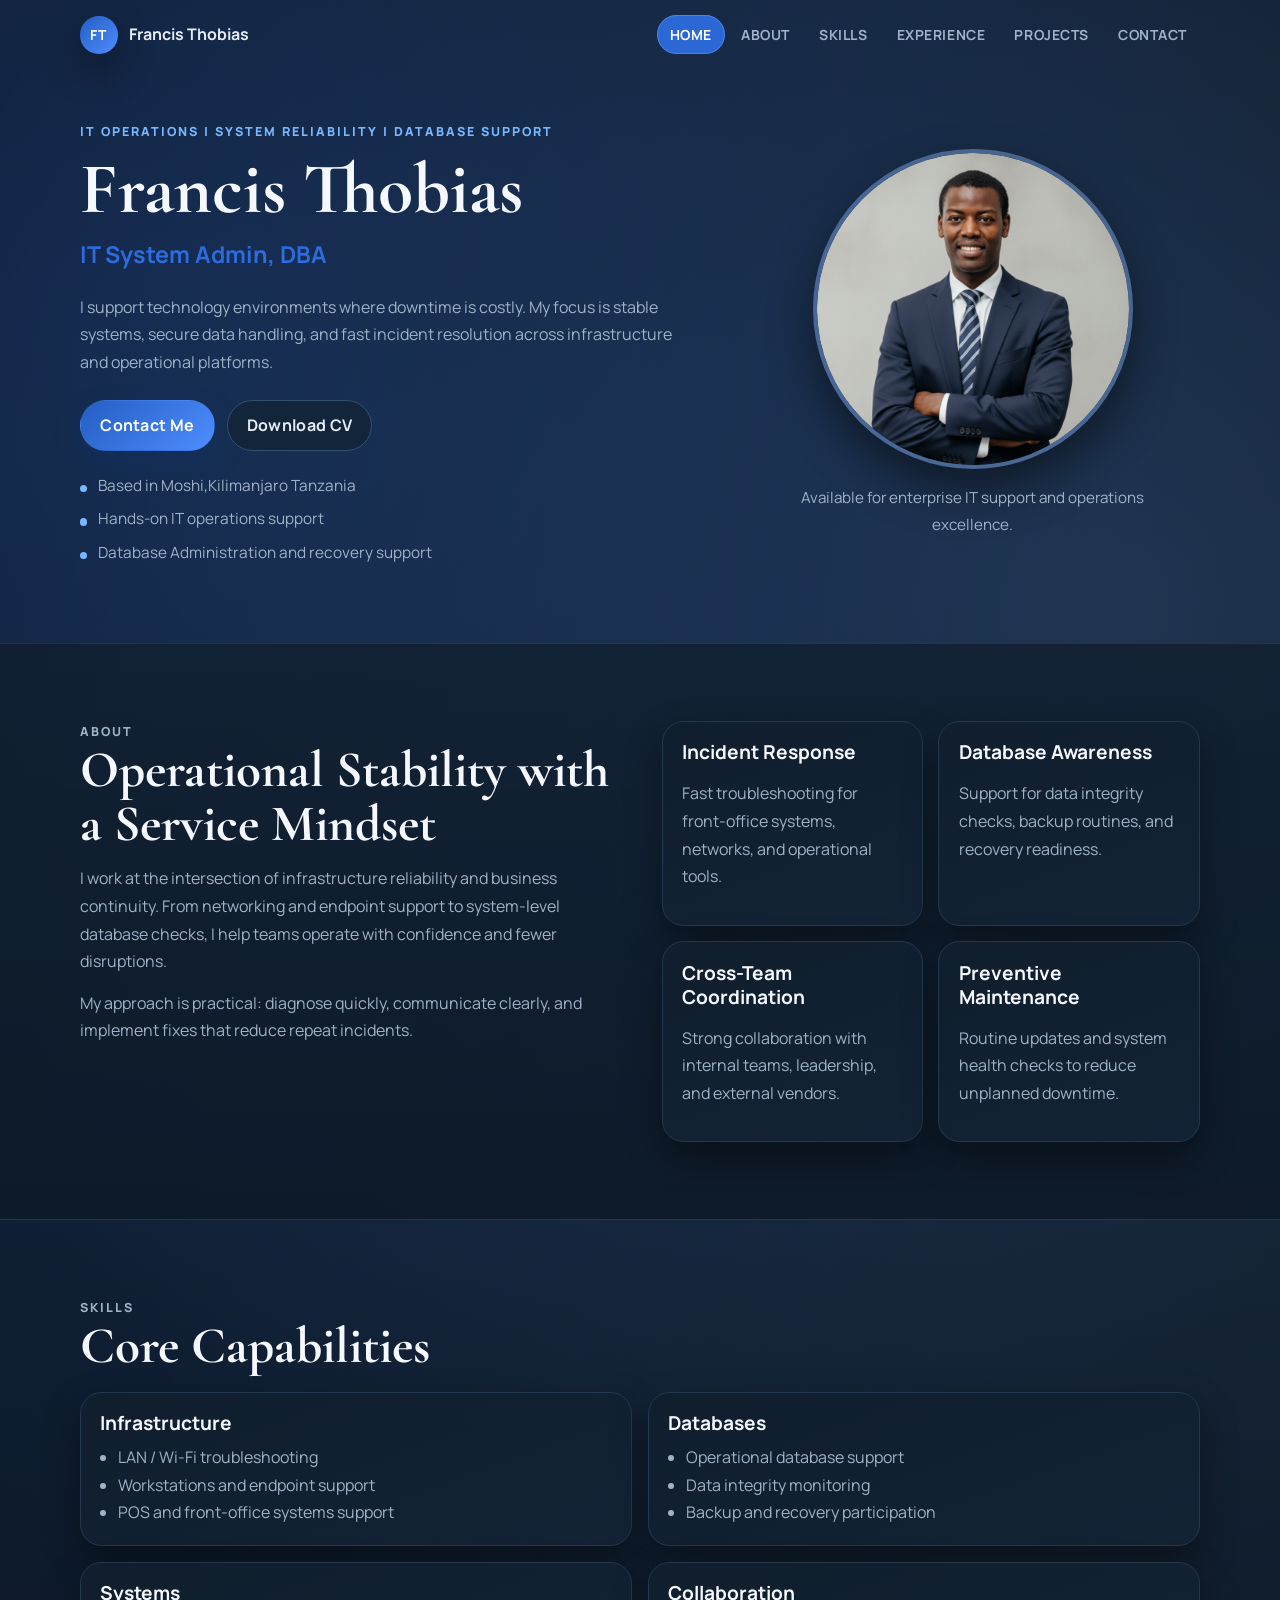
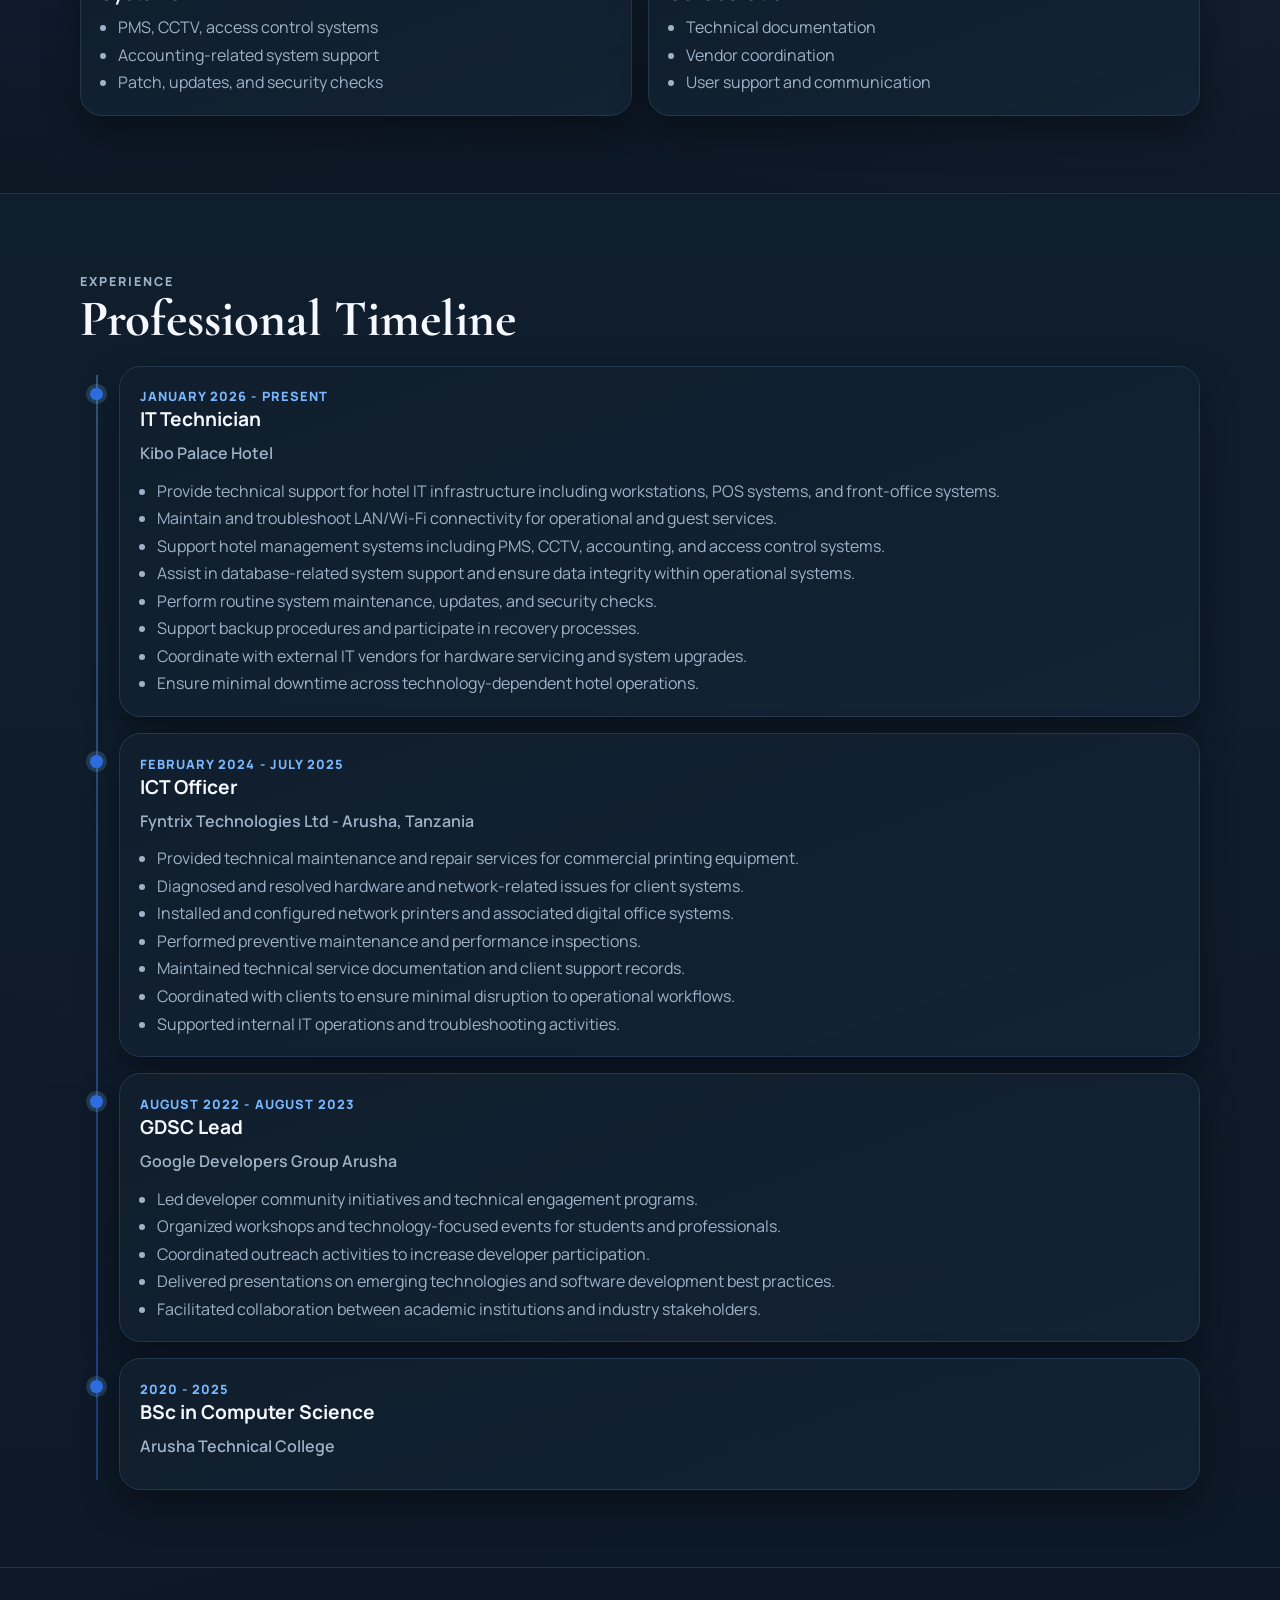
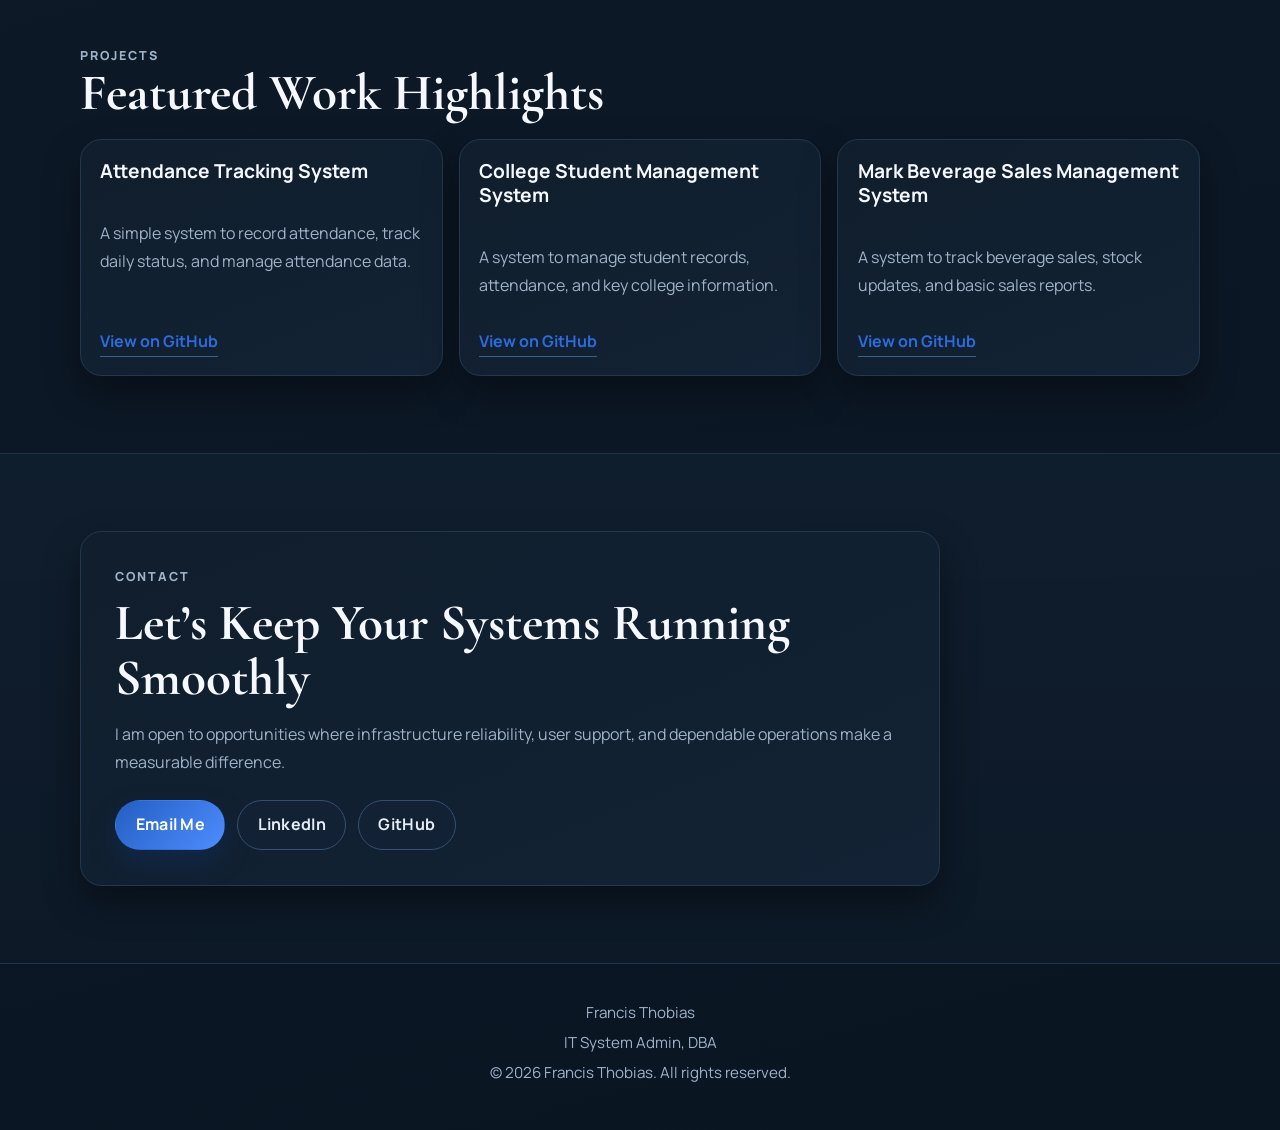
<file: index.html>
<!DOCTYPE html>
<html lang="en">
<head>
  <meta charset="UTF-8" />
  <meta name="viewport" content="width=device-width, initial-scale=1.0" />
  <meta
    name="description"
    content="Francis Thobias - IT System Admin and DBA portfolio focused on reliable infrastructure, database integrity, and operational uptime."
  />
  <title>Francis Thobias | IT System Admin, DBA</title>

  <link rel="preconnect" href="https://fonts.googleapis.com" />
  <link rel="preconnect" href="https://fonts.gstatic.com" crossorigin />
  <link
    href="https://fonts.googleapis.com/css2?family=Cormorant+Garamond:wght@500;600;700&family=Manrope:wght@400;500;600;700;800&display=swap"
    rel="stylesheet"
  />
  <link rel="stylesheet" href="./index.css" />
</head>
<body>
  <a class="skip-link" href="#main-content">Skip to content</a>

  <header class="site-header" id="top">
    <div class="container nav-shell">
      <a class="brand" href="#home" aria-label="Go to home section">
        <span class="brand__mark">FT</span>
        <span class="brand__text">Francis Thobias</span>
      </a>

      <nav class="site-nav" aria-label="Primary">
        <ul>
          <li><a class="nav-link is-active" href="#home">Home</a></li>
          <li><a class="nav-link" href="#about">About</a></li>
          <li><a class="nav-link" href="#skills">Skills</a></li>
          <li><a class="nav-link" href="#experience">Experience</a></li>
          <li><a class="nav-link" href="#projects">Projects</a></li>
          <li><a class="nav-link" href="#contact">Contact</a></li>
        </ul>
      </nav>
    </div>
  </header>

  <main id="main-content">
    <section id="home" class="section hero">
      <div class="container hero__grid">
        <div class="hero__copy reveal">
          <p class="eyebrow">IT OPERATIONS | SYSTEM RELIABILITY | DATABASE SUPPORT</p>
          <h1>Francis Thobias</h1>
          <p class="hero__role">IT System Admin, DBA</p>
          <p class="hero__summary">
            I support technology environments where downtime is costly. My focus is stable systems,
            secure data handling, and fast incident resolution across infrastructure and operational platforms.
          </p>

          <div class="hero__actions">
            <a class="btn btn--primary" href="#contact">Contact Me</a>
            <a
              class="btn btn--ghost"
              href="./assets/CV.pdf"
              aria-label="Download CV"
            >
              Download CV
            </a>
          </div>

          <ul class="hero__meta" aria-label="Professional summary highlights">
            <li>Based in Moshi,Kilimanjaro Tanzania</li>
            <li>Hands-on IT operations support</li>
            <li>Database Administration and recovery support</li>
          </ul>
        </div>

        <aside class="hero__portrait reveal" aria-label="Profile portrait">
          <div class="portrait-card">
            <div class="portrait-card__ring"></div>
            <img
              src="./images/profile.png"
              alt="Portrait of Francis Thobias in a navy suit"
              width="658"
              height="564"
            />
            <p class="portrait-card__caption">Available for enterprise IT support and operations excellence.</p>
          </div>
        </aside>
      </div>
    </section>

    <section id="about" class="section section--alt">
      <div class="container about__grid">
        <div class="section-heading reveal">
          <p class="section-label">About</p>
          <h2>Operational Stability with a Service Mindset</h2>
          <p>
            I work at the intersection of infrastructure reliability and business continuity. From networking and
            endpoint support to system-level database checks, I help teams operate with confidence and fewer
            disruptions.
          </p>
          <p>
            My approach is practical: diagnose quickly, communicate clearly, and implement fixes that reduce repeat
            incidents.
          </p>
        </div>

        <div class="value-grid">
          <article class="value-card reveal">
            <h3>Incident Response</h3>
            <p>Fast troubleshooting for front-office systems, networks, and operational tools.</p>
          </article>
          <article class="value-card reveal">
            <h3>Database Awareness</h3>
            <p>Support for data integrity checks, backup routines, and recovery readiness.</p>
          </article>
          <article class="value-card reveal">
            <h3>Cross-Team Coordination</h3>
            <p>Strong collaboration with internal teams, leadership, and external vendors.</p>
          </article>
          <article class="value-card reveal">
            <h3>Preventive Maintenance</h3>
            <p>Routine updates and system health checks to reduce unplanned downtime.</p>
          </article>
        </div>
      </div>
    </section>

    <section id="skills" class="section">
      <div class="container">
        <div class="section-heading reveal">
          <p class="section-label">Skills</p>
          <h2>Core Capabilities</h2>
        </div>

        <div class="skills-grid">
          <article class="skill-group reveal">
            <h3>Infrastructure</h3>
            <ul>
              <li>LAN / Wi-Fi troubleshooting</li>
              <li>Workstations and endpoint support</li>
              <li>POS and front-office systems support</li>
            </ul>
          </article>

          <article class="skill-group reveal">
            <h3>Databases</h3>
            <ul>
              <li>Operational database support</li>
              <li>Data integrity monitoring</li>
              <li>Backup and recovery participation</li>
            </ul>
          </article>

          <article class="skill-group reveal">
            <h3>Systems</h3>
            <ul>
              <li>PMS, CCTV, access control systems</li>
              <li>Accounting-related system support</li>
              <li>Patch, updates, and security checks</li>
            </ul>
          </article>

          <article class="skill-group reveal">
            <h3>Collaboration</h3>
            <ul>
              <li>Technical documentation</li>
              <li>Vendor coordination</li>
              <li>User support and communication</li>
            </ul>
          </article>
        </div>
      </div>
    </section>

    <section id="experience" class="section section--alt">
      <div class="container">
        <div class="section-heading reveal">
          <p class="section-label">Experience</p>
          <h2>Professional Timeline</h2>
        </div>

        <div class="timeline">
          <article class="timeline-item reveal">
            <header>
              <p class="timeline-item__date">January 2026 - Present</p>
              <h3>IT Technician</h3>
              <p class="timeline-item__org">Kibo Palace Hotel</p>
            </header>
            <ul>
              <li>Provide technical support for hotel IT infrastructure including workstations, POS systems, and front-office systems.</li>
              <li>Maintain and troubleshoot LAN/Wi-Fi connectivity for operational and guest services.</li>
              <li>Support hotel management systems including PMS, CCTV, accounting, and access control systems.</li>
              <li>Assist in database-related system support and ensure data integrity within operational systems.</li>
              <li>Perform routine system maintenance, updates, and security checks.</li>
              <li>Support backup procedures and participate in recovery processes.</li>
              <li>Coordinate with external IT vendors for hardware servicing and system upgrades.</li>
              <li>Ensure minimal downtime across technology-dependent hotel operations.</li>
            </ul>
          </article>

          <article class="timeline-item reveal">
            <header>
              <p class="timeline-item__date">February 2024 - July 2025</p>
              <h3>ICT Officer</h3>
              <p class="timeline-item__org">Fyntrix Technologies Ltd - Arusha, Tanzania</p>
            </header>
            <ul>
              <li>Provided technical maintenance and repair services for commercial printing equipment.</li>
              <li>Diagnosed and resolved hardware and network-related issues for client systems.</li>
              <li>Installed and configured network printers and associated digital office systems.</li>
              <li>Performed preventive maintenance and performance inspections.</li>
              <li>Maintained technical service documentation and client support records.</li>
              <li>Coordinated with clients to ensure minimal disruption to operational workflows.</li>
              <li>Supported internal IT operations and troubleshooting activities.</li>
            </ul>
          </article>

          <article class="timeline-item reveal">
            <header>
              <p class="timeline-item__date">August 2022 - August 2023</p>
              <h3>GDSC Lead</h3>
              <p class="timeline-item__org">Google Developers Group Arusha</p>
            </header>
            <ul>
              <li>Led developer community initiatives and technical engagement programs.</li>
              <li>Organized workshops and technology-focused events for students and professionals.</li>
              <li>Coordinated outreach activities to increase developer participation.</li>
              <li>Delivered presentations on emerging technologies and software development best practices.</li>
              <li>Facilitated collaboration between academic institutions and industry stakeholders.</li>
            </ul>
          </article>

          <article class="timeline-item timeline-item--education reveal">
            <header>
              <p class="timeline-item__date">2020 - 2025</p>
              <h3>BSc in Computer Science</h3>
              <p class="timeline-item__org">Arusha Technical College</p>
            </header>
          </article>
        </div>
      </div>
    </section>

    <section id="projects" class="section">
      <div class="container">
        <div class="section-heading reveal">
          <p class="section-label">Projects</p>
          <h2>Featured Work Highlights</h2>
        </div>

        <div class="projects-grid">
          <article class="project-card reveal">
            <h3>Attendance Tracking System</h3>
            <p>
              A simple system to record attendance, track daily status, and manage attendance data.
            </p>
            <a href="https://github.com/Franciz-01tobias/Attendance-Tracking-System" target="_blank" rel="noopener noreferrer">View on GitHub</a>
          </article>

          <article class="project-card reveal">
            <h3>College Student Management System</h3>
            <p>
              A system to manage student records, attendance, and key college information.
            </p>
            <a href="https://github.com/Franciz-01tobias/sms" target="_blank" rel="noopener noreferrer">View on GitHub</a>
          </article>

          <article class="project-card reveal">
            <h3>Mark Beverage Sales Management System</h3>
            <p>
              A system to track beverage sales, stock updates, and basic sales reports.
            </p>
            <a href="https://github.com/Franciz-01tobias/markBeverages" target="_blank" rel="noopener noreferrer">View on GitHub</a>
          </article>
        </div>
      </div>
    </section>

    <section id="contact" class="section section--alt">
      <div class="container">
        <div class="contact-card reveal">
          <p class="section-label">Contact</p>
          <h2>Let’s Keep Your Systems Running Smoothly</h2>
          <p>
            I am open to opportunities where infrastructure reliability, user support, and dependable operations make
            a measurable difference.
          </p>

          <div class="contact-actions">
            <a class="btn btn--primary" href="mailto:francisallen9@gmail.com">Email Me</a>
            <a
              class="btn btn--ghost"
              href="https://www.linkedin.com/in/franciz-thobias01/"
              target="_blank"
              rel="noopener noreferrer"
            >
              LinkedIn
            </a>
            <a
              class="btn btn--ghost"
              href="https://github.com/Franciz-01tobias"
              target="_blank"
              rel="noopener noreferrer"
            >
              GitHub
            </a>
          </div>
        </div>
      </div>
    </section>
  </main>

  <footer class="site-footer">
    <div class="container footer-shell">
      <p>Francis Thobias</p>
      <p>IT System Admin, DBA</p>
      <p>&copy; <span id="year">2026</span> Francis Thobias. All rights reserved.</p>
    </div>
  </footer>

  <script src="./index.js" defer></script>
</body>
</html>
</file>
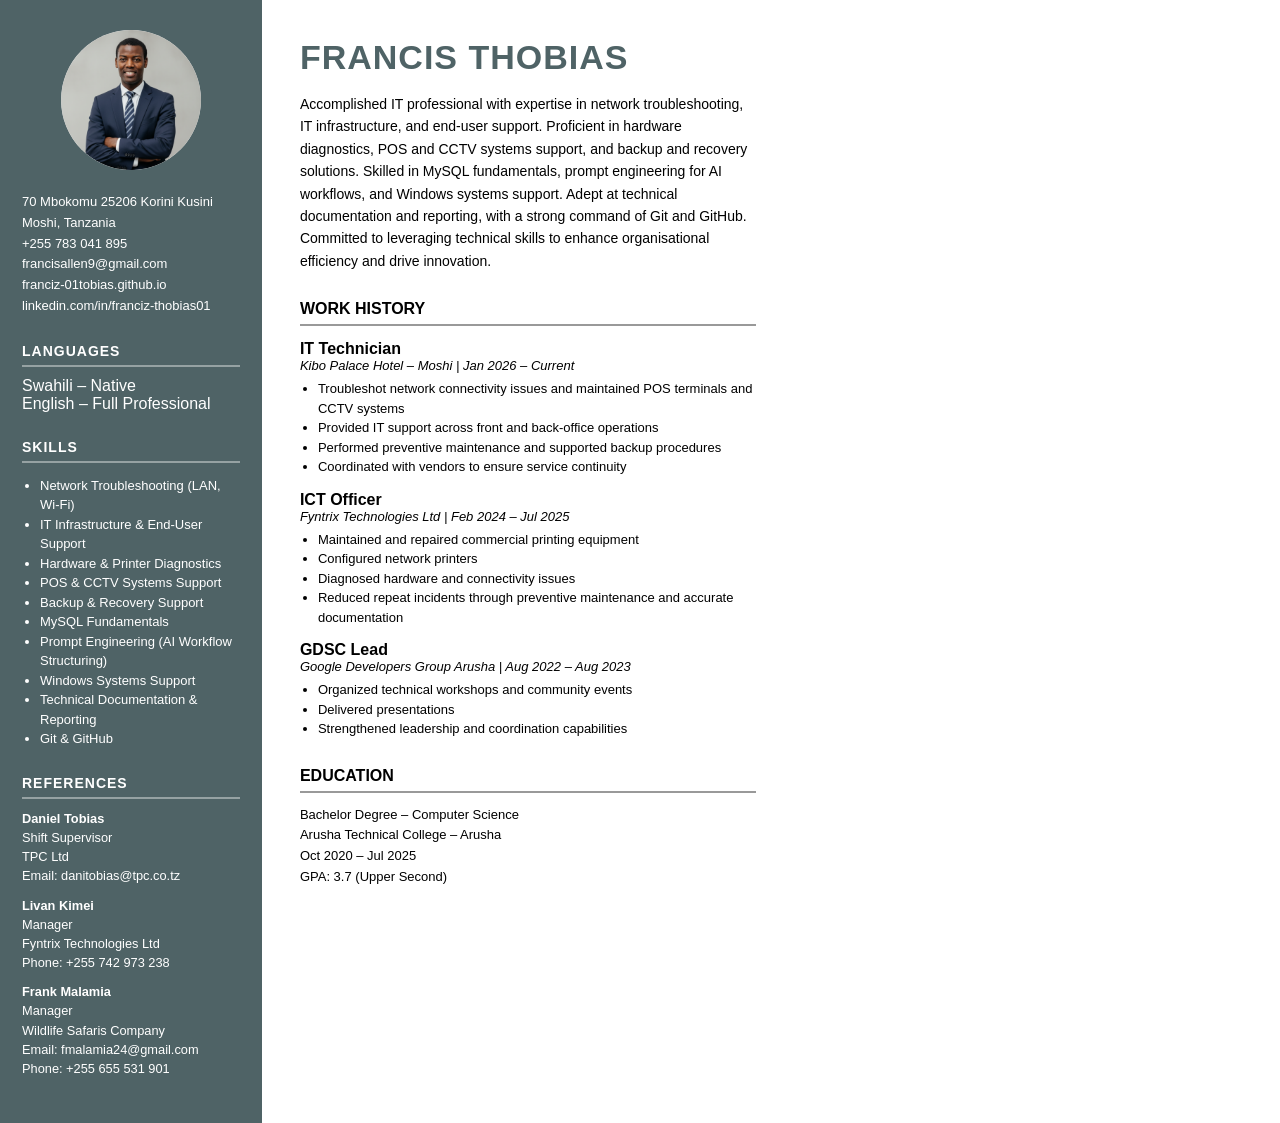
<file: images/preview .html>
<!DOCTYPE html>
<html lang="en">
<head>
<meta charset="UTF-8">
<title>Francis Thobias CV</title>

<style>

@page{
  size:A4;
  margin:0;
}

*{
  box-sizing:border-box;
}

body{
  margin:0;
  font-family:"Helvetica Neue", Arial, sans-serif;
  background:#ffffff;
}

.container{
  width:210mm;
  height:297mm;
  display:flex;
}

.left{
  width:33%;
  background:#4f6366;
  color:#ffffff;
  padding:30px 22px;
}

.right{
  width:67%;
  padding:38px;
}

.photo{
  width:140px;
  height:140px;
  border-radius:50%;
  overflow:hidden;
  margin:auto;
  margin-bottom:22px;
  background:#ddd;
}

.photo img{
  width:100%;
  height:100%;
  object-fit:cover;
}

.contact{
  font-size:13px;
  line-height:1.6;
}

.section{
  margin-top:26px;
}

.section h3{
  font-size:14px;
  letter-spacing:1px;
  border-bottom:2px solid rgba(255,255,255,0.4);
  padding-bottom:6px;
  margin-bottom:10px;
}

.section ul{
  padding-left:18px;
  font-size:13px;
  line-height:1.5;
}

.name{
  font-size:34px;
  font-weight:700;
  letter-spacing:1px;
  color:#4f6366;
}

.summary{
  margin-top:16px;
  font-size:14px;
  line-height:1.6;
}

.heading{
  margin-top:28px;
  font-size:16px;
  font-weight:700;
  border-bottom:2px solid #999;
  padding-bottom:6px;
}

.job{
  margin-top:14px;
}

.job-title{
  font-weight:700;
}

.company{
  font-style:italic;
  font-size:13px;
}

.job ul{
  margin-top:6px;
  padding-left:18px;
  font-size:13px;
  line-height:1.5;
}

.edu{
  margin-top:12px;
  font-size:13px;
  line-height:1.6;
}

.ref{
  font-size:12.8px;
  line-height:1.5;
  margin-bottom:10px;
}

</style>
</head>

<body>

<div class="container">

<!-- LEFT SIDEBAR -->

<div class="left">

<div class="photo">
<img src="profile.png">
</div>

<div class="contact">
70 Mbokomu 25206 Korini Kusini<br>
Moshi, Tanzania<br>
+255 783 041 895<br>
francisallen9@gmail.com<br>
franciz-01tobias.github.io<br>
linkedin.com/in/franciz-thobias01
</div>

<div class="section">
<h3>LANGUAGES</h3>
Swahili – Native<br>
English – Full Professional
</div>

<div class="section">
<h3>SKILLS</h3>

<ul>
<li>Network Troubleshooting (LAN, Wi-Fi)</li>
<li>IT Infrastructure & End-User Support</li>
<li>Hardware & Printer Diagnostics</li>
<li>POS & CCTV Systems Support</li>
<li>Backup & Recovery Support</li>
<li>MySQL Fundamentals</li>
<li>Prompt Engineering (AI Workflow Structuring)</li>
<li>Windows Systems Support</li>
<li>Technical Documentation & Reporting</li>
<li>Git & GitHub</li>
</ul>

</div>

<div class="section">
<h3>REFERENCES</h3>

<div class="ref">
<strong>Daniel Tobias</strong><br>
Shift Supervisor<br>
TPC Ltd<br>
Email: danitobias@tpc.co.tz
</div>

<div class="ref">
<strong>Livan Kimei</strong><br>
Manager<br>
Fyntrix Technologies Ltd<br>
Phone: +255 742 973 238
</div>

<div class="ref">
<strong>Frank Malamia</strong><br>
Manager<br>
Wildlife Safaris Company<br>
Email: fmalamia24@gmail.com<br>
Phone: +255 655 531 901
</div>

</div>

</div>

<!-- RIGHT CONTENT -->

<div class="right">

<div class="name">FRANCIS THOBIAS</div>

<div class="summary">
Accomplished IT professional with expertise in network troubleshooting, IT infrastructure, and end-user support. Proficient in hardware diagnostics, POS and CCTV systems support, and backup and recovery solutions. Skilled in MySQL fundamentals, prompt engineering for AI workflows, and Windows systems support. Adept at technical documentation and reporting, with a strong command of Git and GitHub. Committed to leveraging technical skills to enhance organisational efficiency and drive innovation.
</div>

<div class="heading">WORK HISTORY</div>

<div class="job">
<div class="job-title">IT Technician</div>
<div class="company">Kibo Palace Hotel – Moshi | Jan 2026 – Current</div>

<ul>
<li>Troubleshot network connectivity issues and maintained POS terminals and CCTV systems</li>
<li>Provided IT support across front and back-office operations</li>
<li>Performed preventive maintenance and supported backup procedures</li>
<li>Coordinated with vendors to ensure service continuity</li>
</ul>
</div>

<div class="job">
<div class="job-title">ICT Officer</div>
<div class="company">Fyntrix Technologies Ltd | Feb 2024 – Jul 2025</div>

<ul>
<li>Maintained and repaired commercial printing equipment</li>
<li>Configured network printers</li>
<li>Diagnosed hardware and connectivity issues</li>
<li>Reduced repeat incidents through preventive maintenance and accurate documentation</li>
</ul>
</div>

<div class="job">
<div class="job-title">GDSC Lead</div>
<div class="company">Google Developers Group Arusha | Aug 2022 – Aug 2023</div>

<ul>
<li>Organized technical workshops and community events</li>
<li>Delivered presentations</li>
<li>Strengthened leadership and coordination capabilities</li>
</ul>
</div>

<div class="heading">EDUCATION</div>

<div class="edu">
Bachelor Degree – Computer Science<br>
Arusha Technical College – Arusha<br>
Oct 2020 – Jul 2025<br>
GPA: 3.7 (Upper Second)
</div>

</div>

</div>

</body>
</html>
</file>
<file: index.css>
:root {
  --color-bg: #09121c;
  --color-surface: #0f1b2a;
  --color-surface-soft: #132335;
  --color-text: #e6edf6;
  --color-text-muted: #9fb2c8;
  --color-brand: #2d6cdf;
  --color-brand-strong: #f5f8ff;
  --color-accent: #79b8ff;
  --color-border: #23384f;
  --color-border-strong: #325171;
  --color-focus: #8fb9ff;

  --font-display: "Cormorant Garamond", "Times New Roman", serif;
  --font-body: "Manrope", "Segoe UI", sans-serif;

  --space-1: 0.5rem;
  --space-2: 0.875rem;
  --space-3: 1.2rem;
  --space-4: 1.6rem;
  --space-5: 2.2rem;
  --space-6: 3.2rem;
  --space-7: 4.4rem;

  --radius-sm: 0.55rem;
  --radius-md: 0.95rem;
  --radius-lg: 1.35rem;
  --radius-xl: 2rem;

  --shadow-soft: 0 16px 36px rgba(0, 0, 0, 0.38);
  --shadow-medium: 0 24px 52px rgba(0, 0, 0, 0.5);
  --shadow-inner: inset 0 0 0 1px rgba(255, 255, 255, 0.04);

  --container: min(1120px, calc(100% - 3rem));
  --nav-height: 4.75rem;
}

* {
  box-sizing: border-box;
}

html {
  scroll-behavior: smooth;
}

body {
  margin: 0;
  min-height: 100vh;
  font-family: var(--font-body);
  color: var(--color-text);
  background:
    radial-gradient(circle at 12% 8%, rgba(45, 108, 223, 0.24), transparent 35%),
    radial-gradient(circle at 88% 14%, rgba(121, 184, 255, 0.16), transparent 32%),
    linear-gradient(165deg, #0b141f 0%, #0e1a29 58%, #0a1522 100%);
  line-height: 1.72;
}

img {
  display: block;
  max-width: 100%;
}

a {
  color: inherit;
  text-underline-offset: 0.2em;
}

.container {
  width: var(--container);
  margin: 0 auto;
}

.skip-link {
  position: absolute;
  left: -999px;
  top: 0;
  z-index: 1000;
  background: var(--color-brand);
  color: #fff;
  padding: 0.55rem 0.85rem;
  border-radius: 0 0 var(--radius-sm) 0;
}

.skip-link:focus-visible {
  left: 0;
}

.site-header {
  position: sticky;
  top: 0;
  z-index: 50;
  padding: 1rem 0;
  transition: background-color 200ms ease, box-shadow 200ms ease, padding 200ms ease;
}

.site-header.is-scrolled {
  padding: 0.6rem 0;
  background: rgba(7, 16, 26, 0.92);
  backdrop-filter: blur(10px);
  box-shadow: 0 10px 30px rgba(0, 0, 0, 0.45);
}

.nav-shell {
  display: flex;
  align-items: center;
  justify-content: space-between;
  gap: var(--space-3);
}

.brand {
  display: inline-flex;
  align-items: center;
  gap: 0.7rem;
  text-decoration: none;
}

.brand__mark {
  display: grid;
  place-items: center;
  width: 2.35rem;
  height: 2.35rem;
  border-radius: 50%;
  font-size: 0.86rem;
  letter-spacing: 0.06em;
  font-weight: 700;
  color: #fff;
  background: linear-gradient(135deg, #245ec2, #4e8dff);
  box-shadow: var(--shadow-soft);
}

.brand__text {
  font-weight: 700;
  color: var(--color-text);
  font-size: 1rem;
}

.site-header.is-scrolled .brand__text {
  color: var(--color-text);
}

.site-nav ul {
  list-style: none;
  margin: 0;
  padding: 0;
  display: flex;
  align-items: center;
  gap: 0.2rem;
  flex-wrap: wrap;
  justify-content: flex-end;
}

.nav-toggle {
  display: none;
  border: 1px solid var(--color-border);
  border-radius: 0.7rem;
  background: rgba(18, 33, 49, 0.92);
  padding: 0.5rem;
  width: 2.65rem;
  height: 2.65rem;
  cursor: pointer;
  align-items: center;
  justify-content: center;
  flex-direction: column;
  gap: 0.28rem;
}

.nav-toggle span {
  display: block;
  width: 1.3rem;
  height: 2px;
  background: var(--color-text);
  border-radius: 999px;
}

.nav-link {
  text-decoration: none;
  font-size: 0.87rem;
  letter-spacing: 0.04em;
  font-weight: 700;
  text-transform: uppercase;
  color: var(--color-text-muted);
  padding: 0.55rem 0.75rem;
  border-radius: 999px;
  border: 1px solid transparent;
  transition: background-color 180ms ease, color 180ms ease, border-color 180ms ease;
}

.site-header.is-scrolled .nav-link {
  color: var(--color-text-muted);
}

.nav-link:hover,
.nav-link.is-active {
  color: #fff;
  background: rgba(45, 108, 223, 0.95);
  border-color: rgba(143, 185, 255, 0.35);
}

.section {
  position: relative;
  padding: clamp(3.8rem, 6vw, 6.4rem) 0;
  scroll-margin-top: calc(var(--nav-height) + 1rem);
}

.section--alt {
  background: linear-gradient(180deg, rgba(16, 31, 47, 0.84) 0%, rgba(13, 25, 39, 0.88) 100%);
  border-top: 1px solid rgba(50, 81, 113, 0.48);
  border-bottom: 1px solid rgba(50, 81, 113, 0.48);
}

.hero {
  padding-top: clamp(2.3rem, 4vw, 4rem);
}

.hero__grid {
  display: grid;
  grid-template-columns: 1.15fr 0.85fr;
  gap: clamp(1.6rem, 4vw, 4rem);
  align-items: center;
}

.eyebrow,
.section-label {
  margin: 0 0 0.55rem;
  font-size: 0.78rem;
  text-transform: uppercase;
  letter-spacing: 0.16em;
  font-weight: 800;
  color: var(--color-accent);
}

h1,
h2,
h3 {
  margin-top: 0;
  color: var(--color-brand-strong);
}

h1,
h2 {
  font-family: var(--font-display);
  line-height: 1.06;
}

h1 {
  font-size: clamp(2.5rem, 6vw, 4.5rem);
  margin-bottom: 0.5rem;
}

h2 {
  font-size: clamp(2rem, 4.4vw, 3.2rem);
  margin-bottom: 0.9rem;
}

h3 {
  font-size: 1.2rem;
  line-height: 1.25;
  margin-bottom: 0.55rem;
}

.hero__role {
  margin: 0 0 1.15rem;
  font-size: clamp(1.15rem, 2.2vw, 1.45rem);
  font-weight: 700;
  color: var(--color-brand);
}

.hero__summary,
.section-heading p {
  margin: 0;
  color: var(--color-text-muted);
}

.section-heading p + p {
  margin-top: 0.9rem;
}

.hero__actions,
.contact-actions {
  display: flex;
  flex-wrap: wrap;
  gap: 0.75rem;
  margin-top: 1.5rem;
}

.btn {
  display: inline-flex;
  align-items: center;
  justify-content: center;
  min-height: 2.85rem;
  padding: 0.65rem 1.2rem;
  border-radius: 999px;
  text-decoration: none;
  font-weight: 700;
  letter-spacing: 0.02em;
  border: 1px solid transparent;
  transition: transform 160ms ease, box-shadow 160ms ease, background-color 160ms ease, color 160ms ease;
}

.btn:hover {
  transform: translateY(-1px);
}

.btn--primary {
  color: #fff;
  background: linear-gradient(135deg, #245ec2, #4e8dff);
  box-shadow: 0 12px 26px rgba(15, 48, 102, 0.45);
}

.btn--primary:hover {
  box-shadow: 0 16px 30px rgba(15, 48, 102, 0.58);
}

.btn--ghost {
  background: rgba(19, 35, 53, 0.78);
  border-color: var(--color-border-strong);
  color: var(--color-text);
}

.btn--ghost:hover {
  background: rgba(23, 42, 64, 0.92);
}

.btn--disabled {
  opacity: 0.68;
}

.hero__meta {
  list-style: none;
  padding: 0;
  margin: 1.4rem 0 0;
  display: grid;
  gap: 0.45rem;
}

.hero__meta li {
  color: var(--color-text-muted);
  font-size: 0.96rem;
  position: relative;
  padding-left: 1.1rem;
}

.hero__meta li::before {
  content: "";
  position: absolute;
  top: 0.74rem;
  left: 0;
  width: 0.45rem;
  height: 0.45rem;
  border-radius: 50%;
  background: var(--color-accent);
}

.hero__portrait {
  justify-self: center;
}

.portrait-card {
  width: min(100%, 360px);
  margin-inline: auto;
  padding: 0;
  border: 0;
  border-radius: 0;
  background: transparent;
  box-shadow: none;
}

.portrait-card__ring {
  display: none;
}

.portrait-card img {
  width: min(100%, 320px);
  aspect-ratio: 1 / 1;
  margin: 0 auto;
  border-radius: 50%;
  border: 4px solid rgba(143, 185, 255, 0.4);
  box-shadow: 0 22px 46px rgba(0, 0, 0, 0.48);
  height: auto;
  object-fit: cover;
}

.portrait-card__caption {
  margin: 1rem auto 0;
  max-width: 24rem;
  text-align: center;
  color: var(--color-text-muted);
  font-size: 0.95rem;
}

.about__grid {
  display: grid;
  grid-template-columns: 1fr 1fr;
  gap: clamp(1.2rem, 3.4vw, 2.8rem);
  align-items: start;
}

.value-grid {
  display: grid;
  grid-template-columns: repeat(2, minmax(0, 1fr));
  gap: 0.95rem;
}

.value-card,
.skill-group,
.project-card,
.timeline-item,
.contact-card {
  background: linear-gradient(160deg, rgba(16, 30, 45, 0.92), rgba(19, 35, 53, 0.95));
  border: 1px solid var(--color-border);
  border-radius: var(--radius-lg);
  box-shadow: var(--shadow-soft);
}

.value-card,
.skill-group,
.project-card,
.contact-card {
  padding: 1.15rem 1.2rem;
}

.value-card p,
.skill-group li,
.project-card p,
.timeline-item li,
.timeline-item__org,
.contact-card p {
  color: var(--color-text-muted);
}

.skills-grid {
  margin-top: 1.2rem;
  display: grid;
  grid-template-columns: repeat(2, minmax(0, 1fr));
  gap: 1rem;
}

.skill-group ul {
  margin: 0;
  padding-left: 1.1rem;
}

.timeline {
  margin-top: 1.2rem;
  position: relative;
  display: grid;
  gap: 1rem;
}

.timeline::before {
  content: "";
  position: absolute;
  left: 1.02rem;
  top: 0.6rem;
  bottom: 0.6rem;
  width: 2px;
  background: linear-gradient(180deg, rgba(121, 184, 255, 0.35), rgba(45, 108, 223, 0.45));
}

.timeline-item {
  position: relative;
  margin-left: 2.45rem;
  padding: 1.15rem 1.25rem;
}

.timeline-item::before {
  content: "";
  position: absolute;
  left: -1.9rem;
  top: 1.3rem;
  width: 0.8rem;
  height: 0.8rem;
  border-radius: 50%;
  background: var(--color-brand);
  box-shadow: 0 0 0 4px rgba(121, 184, 255, 0.2);
}

.timeline-item__date {
  margin: 0;
  font-weight: 800;
  font-size: 0.8rem;
  letter-spacing: 0.08em;
  text-transform: uppercase;
  color: var(--color-accent);
}

.timeline-item__org {
  margin: 0.2rem 0 0.65rem;
  font-weight: 600;
}

.timeline-item ul {
  margin: 0;
  padding-left: 1.05rem;
}

.timeline-item--education ul {
  display: none;
}

.projects-grid {
  margin-top: 1.2rem;
  display: grid;
  grid-template-columns: repeat(3, minmax(0, 1fr));
  gap: 1rem;
}

.project-card {
  display: flex;
  flex-direction: column;
  gap: 0.8rem;
}

.project-card a {
  margin-top: auto;
  align-self: flex-start;
  font-weight: 700;
  color: var(--color-brand);
  text-decoration: none;
  border-bottom: 1px solid rgba(121, 184, 255, 0.42);
}

.project-card a:hover {
  color: var(--color-brand-strong);
  border-bottom-color: var(--color-brand);
}

.contact-card {
  padding: clamp(1.35rem, 3vw, 2.15rem);
  max-width: 860px;
}

.site-footer {
  padding: 2rem 0 2.5rem;
}

.footer-shell {
  text-align: center;
  color: var(--color-text-muted);
  font-size: 0.95rem;
}

.footer-shell p {
  margin: 0.25rem 0;
}

.reveal {
  opacity: 0;
  transform: translateY(28px);
  transition: opacity 560ms cubic-bezier(0.2, 0.8, 0.2, 1), transform 560ms cubic-bezier(0.2, 0.8, 0.2, 1);
}

.reveal.is-visible {
  opacity: 1;
  transform: translateY(0);
}

:focus-visible {
  outline: 3px solid var(--color-focus);
  outline-offset: 2px;
  border-radius: 0.35rem;
}

@media (max-width: 1040px) {
  .hero__grid,
  .about__grid {
    grid-template-columns: 1fr;
  }

  .hero__portrait {
    width: min(100%, 460px);
  }

  .projects-grid {
    grid-template-columns: repeat(2, minmax(0, 1fr));
  }
}

@media (max-width: 860px) {
  :root {
    --container: min(1120px, calc(100% - 2rem));
  }

  .nav-shell {
    display: grid;
    grid-template-columns: 1fr auto;
    align-items: center;
    gap: 0.75rem;
  }

  .nav-toggle {
    display: inline-flex;
    justify-self: end;
  }

  .site-nav {
    grid-column: 1 / -1;
    max-height: 0;
    overflow: hidden;
    opacity: 0;
    transition: max-height 220ms ease, opacity 220ms ease;
  }

  .site-nav.is-open {
    max-height: 24rem;
    opacity: 1;
    margin-top: 0.25rem;
  }

  .site-nav ul {
    flex-direction: column;
    align-items: stretch;
    gap: 0.35rem;
  }

  .nav-link {
    display: block;
    text-align: center;
    background: rgba(19, 35, 53, 0.85);
    border-color: rgba(50, 81, 113, 0.45);
  }
}

@media (max-width: 760px) {
  :root {
    --container: min(1120px, calc(100% - 2rem));
  }

  .section {
    padding: clamp(3.1rem, 5vw, 4.5rem) 0;
  }

  .skills-grid,
  .value-grid,
  .projects-grid {
    grid-template-columns: 1fr;
  }

  .hero__actions .btn {
    width: 100%;
  }

  .timeline-item {
    margin-left: 1.95rem;
  }

  .timeline::before {
    left: 0.75rem;
  }

  .timeline-item::before {
    left: -1.45rem;
  }
}

@media (prefers-reduced-motion: reduce) {
  html {
    scroll-behavior: auto;
  }

  *,
  *::before,
  *::after {
    animation: none !important;
    transition: none !important;
  }

  .reveal {
    opacity: 1;
    transform: none;
  }
}
</file>
